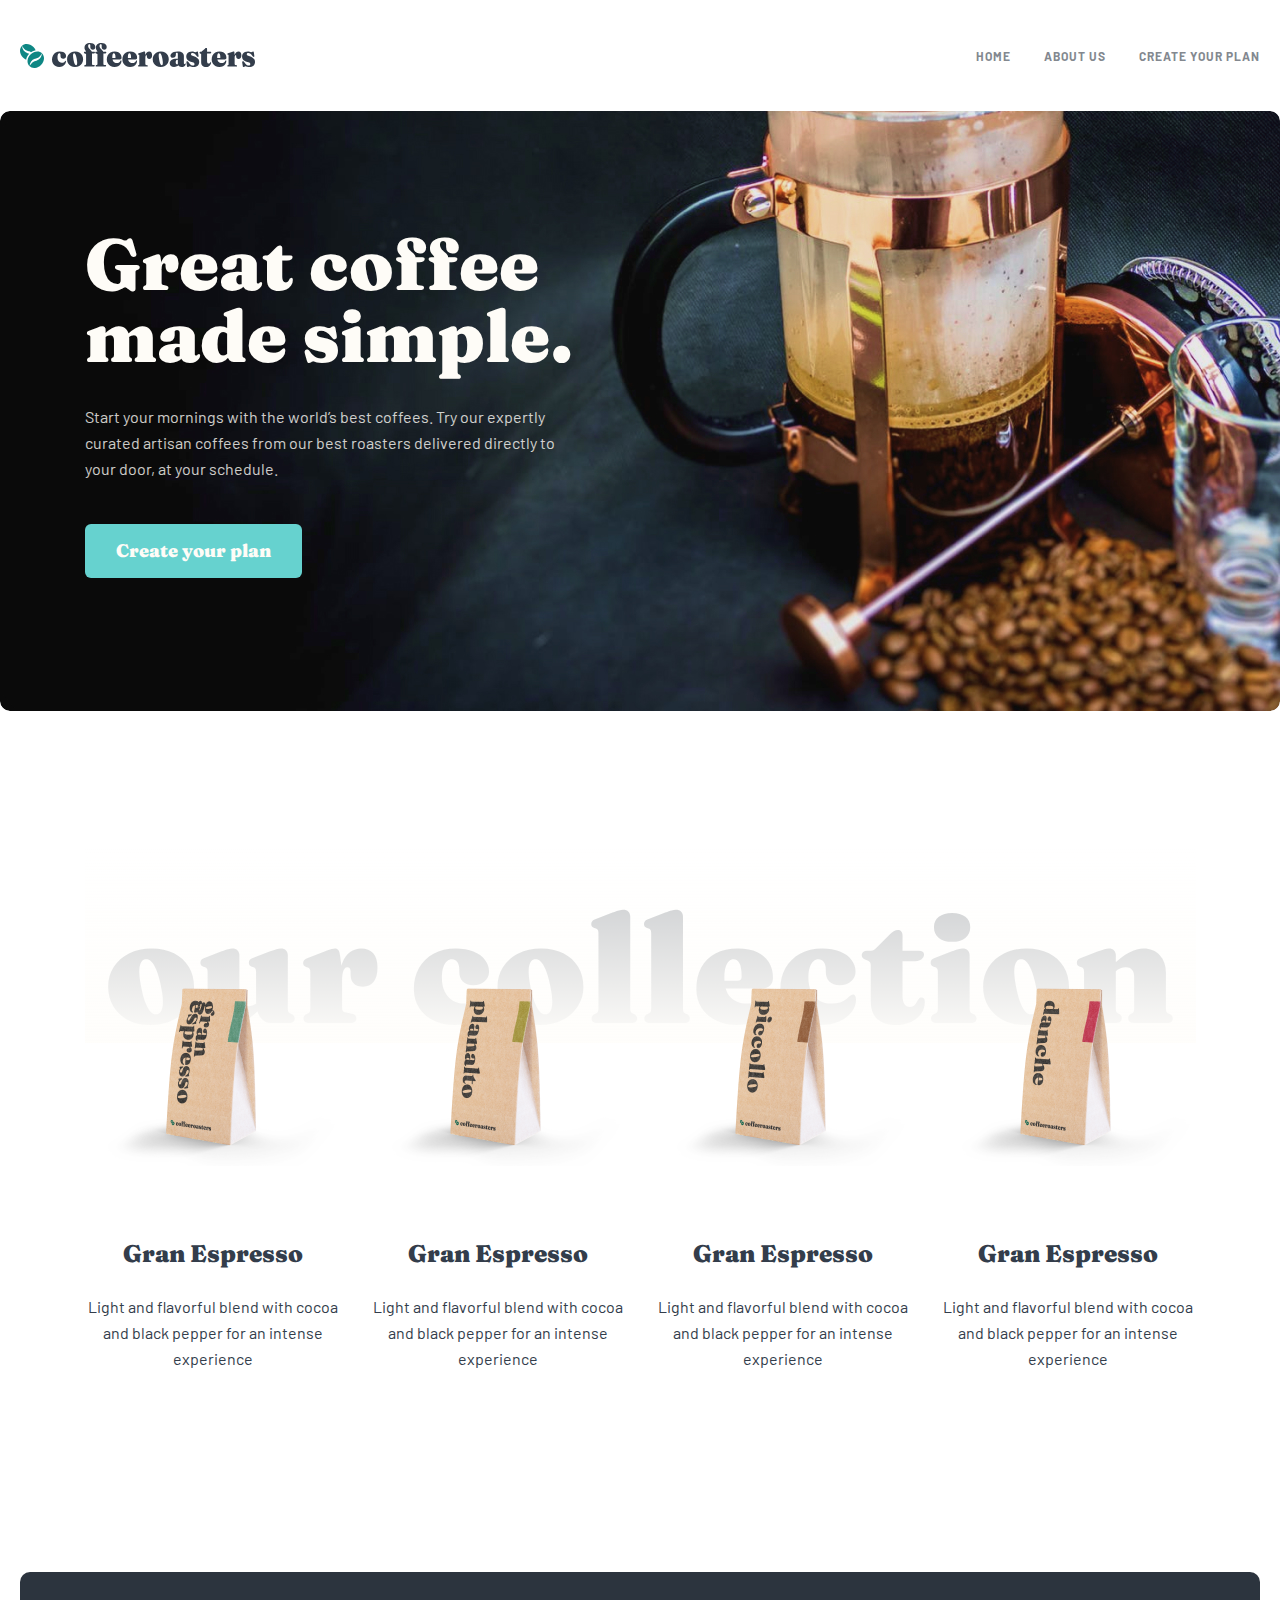
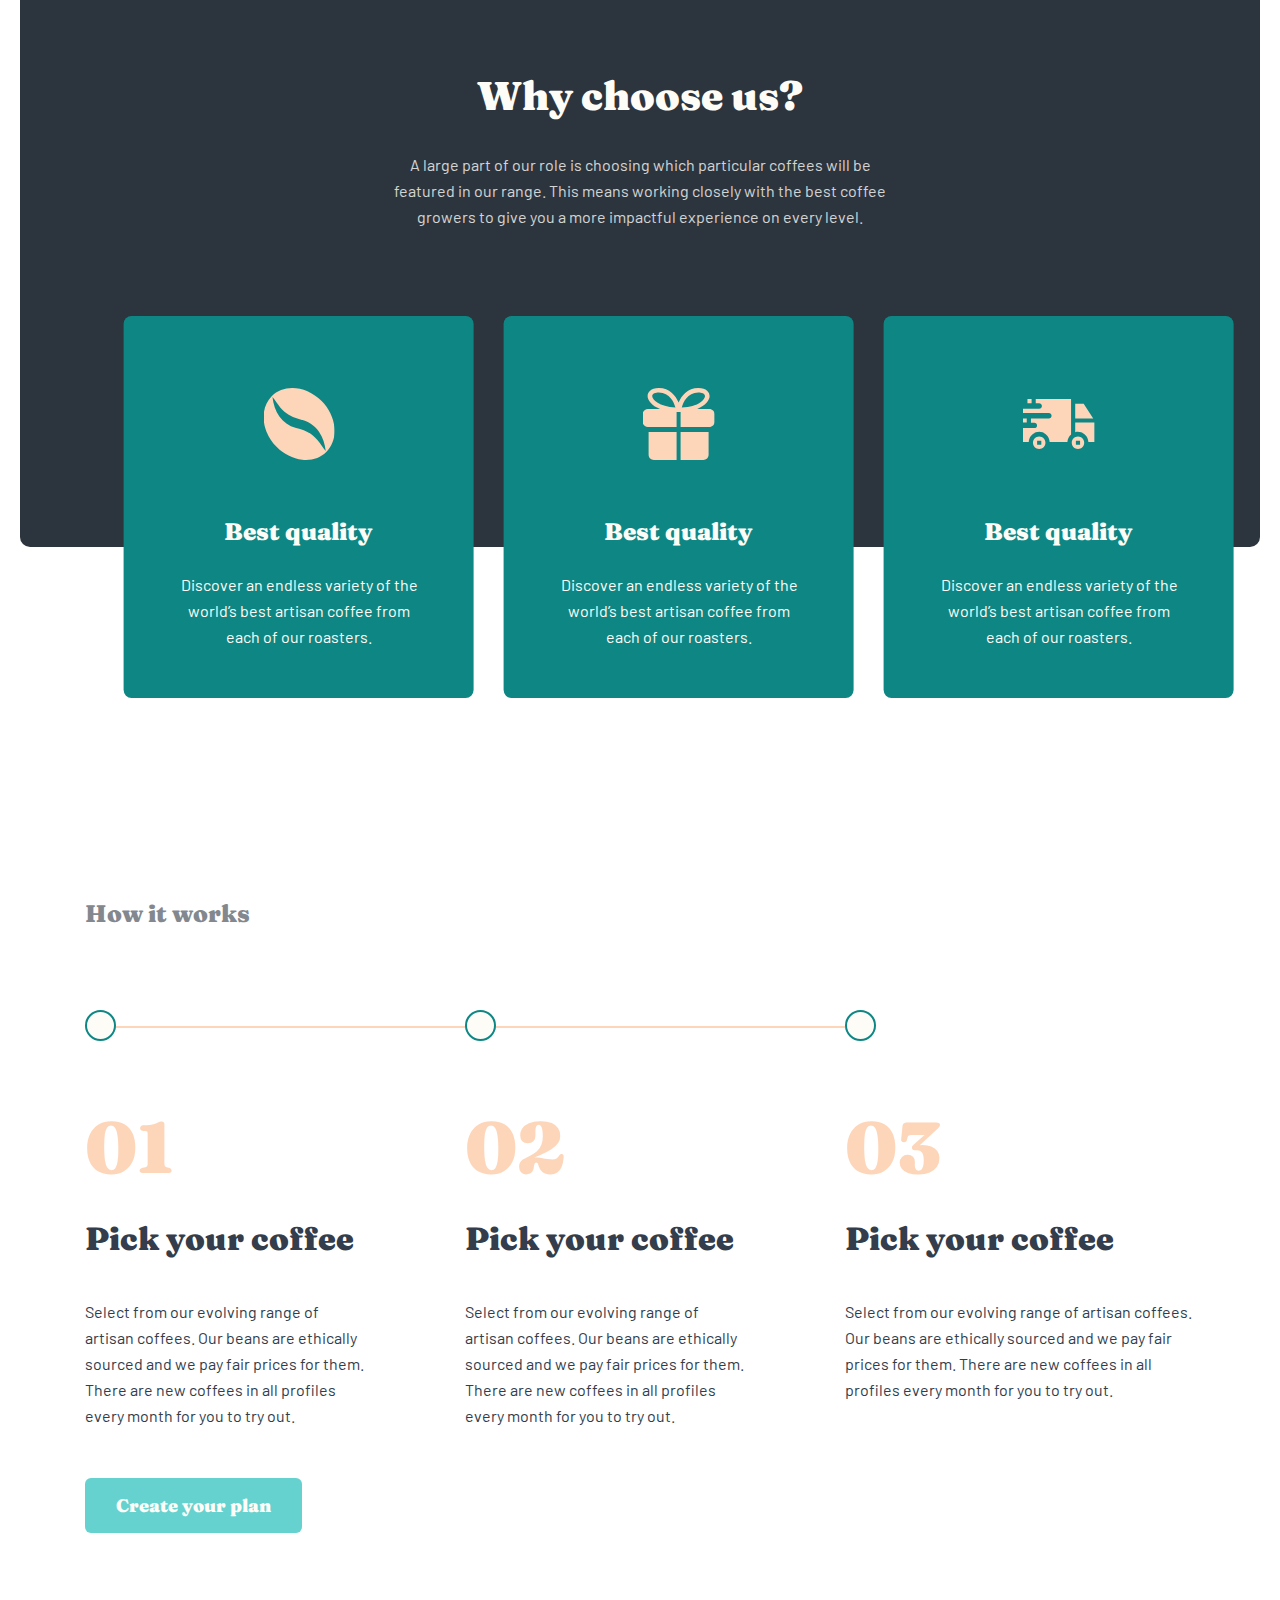
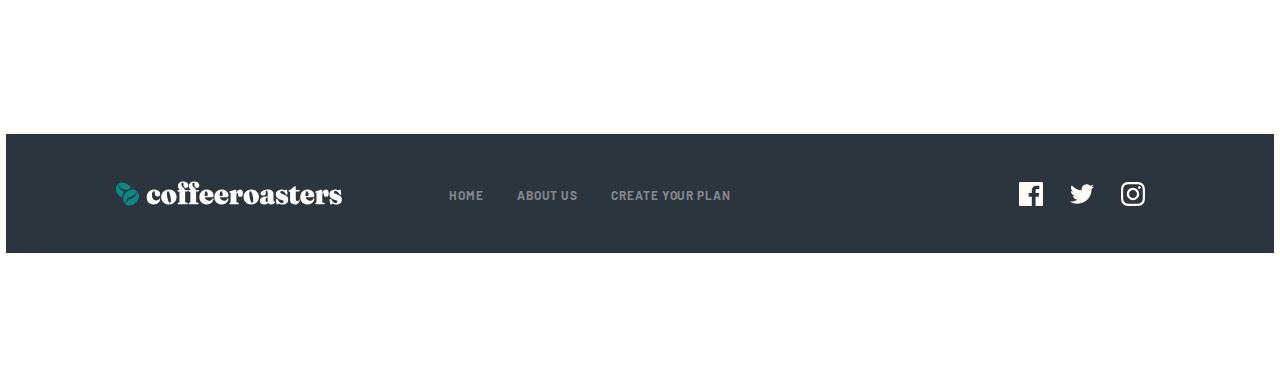
<file: index.html>
<!DOCTYPE html>
<html lang="en">
<head>
	<meta charset="UTF-8">
	<meta http-equiv="X-UA-Compatible" content="IE=edge">
	<meta name="viewport" content="width=device-width, initial-scale=1.0">
	<link rel="stylesheet" href="./css/main.css">
	<title>Home</title>
</head>
<body>
	<header class="header">
		<div class="container header__inner-wrapper">
			<div class="header__container">
				<a class="header__link" href="index.html">
					<img class="header__logo" src="./images/logo.svg" alt="logo" width="235" height="25">
				</a>
				
				<nav class="header__nav">
					<ul class="header__list">
						<li class="header__item header__item-current">
							<a class="header__item-link" href="#">
								Home
							</a>
						</li>
						<li class="header__item">
							<a class="header__item-link" href="./About.html">
								About us
							</a>
						</li>
						<li class="header__item">
							<a class="header__item-link" href="./subscribe.html">
								Create your plan
							</a>
						</li>
					</ul>
				</nav>

				<button class="header__button">
					<img class="header__btn-img" src="./images/burger-menu.svg" alt="menu" width="16" height="15">

					<img class="header__btn-img-cross" src="./images/burger-menu-cross.svg" alt="menu" width="16" height="15">
				</button>
			</div>
		</div>
	</header>
	
	<main>
		<section class="cbanner"> 
			<div class="cbanner__container container">
				<div class="cbanner__wrapper">
					<div class="cbanner__inner-wrapper">
						<h2 class="cbanner__heading">Great coffee made simple.</h2>
						<p class="cbanner__text">Start your mornings with the world’s best coffees. Try our expertly curated artisan coffees from our best roasters delivered directly to your door, at your schedule.</p>
						<a class="cbanner__button" href="#">Create your plan</a>
					</div>
				</div>
			</div>
		</section>
		<section class="collection">
			<div class="collection__container container">
				<div class="collection__inner-wrapper">
					<ul class="collection__list">
						<li class="collection__item">
							<img class="collection__item-img" src="./images/collection1.png" alt="coffee" width="256" height="193">
							<div class="collection__item-wrapper">
								<h2 class="collection__item-heading">
									Gran Espresso
								</h2>
								<p class="collection__item-text">
									Light and flavorful blend with cocoa and black pepper for an intense experience
								</p>
							</div>
						</li>
						<li class="collection__item">
							<img class="collection__item-img" src="./images/collection2.png" alt="coffee" width="256" height="193">
							<div class="collection__item-wrapper">
								<h2 class="collection__item-heading">
									Gran Espresso
								</h2>
								<p class="collection__item-text">
									Light and flavorful blend with cocoa and black pepper for an intense experience
								</p>
							</div>
						</li>
						<li class="collection__item">
							<img class="collection__item-img" src="./images/collection3.png" alt="coffee" width="256" height="193">
							<div class="collection__item-wrapper">
								<h2 class="collection__item-heading">
									Gran Espresso
								</h2>
								<p class="collection__item-text">
									Light and flavorful blend with cocoa and black pepper for an intense experience
								</p>
							</div>
						</li>
						<li class="collection__item">
							<img class="collection__item-img" src="./images/collection4.png" alt="coffee" width="256" height="193">
							<div class="collection__item-wrapper">
								<h2 class="collection__item-heading">
									Gran Espresso
								</h2>
								<p class="collection__item-text">
									Light and flavorful blend with cocoa and black pepper for an intense experience
								</p>
							</div>
						</li>
					</ul>
				</div>
			</div>
		</section>   
		<section class="choose">
			<div class="choose__container container">
				<div class="choose__inner-wrapper">
					<div class="choose__top">
						<div class="choose__top-inner-wrapper">
							<h2 class="choose__top-heading">
								Why choose us?
							</h2>
							<p class="choose__top-text">
								A large part of our role is choosing which particular coffees will be featured in our range. This means working closely with the best coffee growers to give you a more impactful experience on every level.
							</p>
						</div>
					</div>
					<div class="choose__bottom">
						<ul class="choose__bottom-list">
							<li class="choose__item">
								<div class="choose__item-wrapper">
									<h2 class="choose__item-heading">
										Best quality
									</h2>
									<p class="choose__item-text">
										Discover an endless variety of the world’s best artisan coffee from each of our roasters.
									</p>
								</div>
							</li>
							<li class="choose__item">
								<div class="choose__item-wrapper">
									<h2 class="choose__item-heading">
										Best quality
									</h2>
									<p class="choose__item-text">
										Discover an endless variety of the world’s best artisan coffee from each of our roasters.
									</p>
								</div>
							</li>
							<li class="choose__item">
								<div class="choose__item-wrapper">
									<h2 class="choose__item-heading">
										Best quality
									</h2>
									<p class="choose__item-text">
										Discover an endless variety of the world’s best artisan coffee from each of our roasters.
									</p>
								</div>
							</li>
						</ul>
					</div>
				</div>
			</div>
		</section> 
		<section class="works"> 
			<div class="works__container container">
				<div class="works__inner-wrapper">
					<h2 class="works__heading">How it works</h2>
					<div class="works__list-wrapper">
						<ol class="works__list">
							<li class="works__list-item">
								<span class="works__circle"></span>
								<p class="works__number">01</p>
								<h2 class="works__list-heading">Pick your coffee</h2>
								<p class="works__text">
									Select from our evolving range of artisan coffees. Our beans are ethically sourced and we pay fair prices for them. There are new coffees in all profiles every month for you to try out.
								</p>
							</li>
							<li class="works__list-item">
								<span class="works__circle"></span>
								<p class="works__number">02</p>
								<h2 class="works__list-heading">Pick your coffee</h2>
								<p class="works__text">
									Select from our evolving range of artisan coffees. Our beans are ethically sourced and we pay fair prices for them. There are new coffees in all profiles every month for you to try out.
								</p>
							</li>
							<li class="works__list-item">
								<span class="works__circle1"></span>
								<p class="works__number">03</p>
								<h2 class="works__list-heading">Pick your coffee</h2>
								<p class="works__text">
									Select from our evolving range of artisan coffees. Our beans are ethically sourced and we pay fair prices for them. There are new coffees in all profiles every month for you to try out.
								</p>
							</li>
						</ol>
						<a class="works__button" href="#">Create your plan</a>
					</div>
				</div>
			</div>
		</section>     
	</main>
	
	<footer class="footer">
		<div class="footer__container container">
			<div class="footer__inner-wrapper">
				<a class="footer__logo" href="#">
					<img src="./images/logo2.svg" alt="logo" width="235" height="25">
				</a>
				<nav class="footer__navbar">
					<ul class="footer__list">
						<li class="footer__item">
							<a class="footer__item-link" href="#">
								HOME
							</a>
						</li>
						<li class="footer__item">
							<a class="footer__item-link" href="./about.html">
								ABOUT US
							</a>
						</li>
						<li class="footer__item">
							<a class="footer__item-link" href="./subscribe.html">
								Create your plan
							</a>
						</li>
					</ul>
				</nav>
				<div class="footer__icon-wrapper">
					<a class="footer__icon-link" href="#">
						<img src="./images/face.svg" alt="face" width="24" height="24">
					</a>
					<a class="footer__icon-link" href="#">
						<img src="./images/twitter.svg" alt="twitter" width="24" height="24">
					</a>	
					<a class="footer__icon-link" href="#">
						<img src="./images/inst.svg" alt="instagram" width="24" height="24">
					</a>	
				</div>
			</div>
		</div>
	</footer>
	
	<script src="./js/main.js"></script>
</body>
</html>
</file>
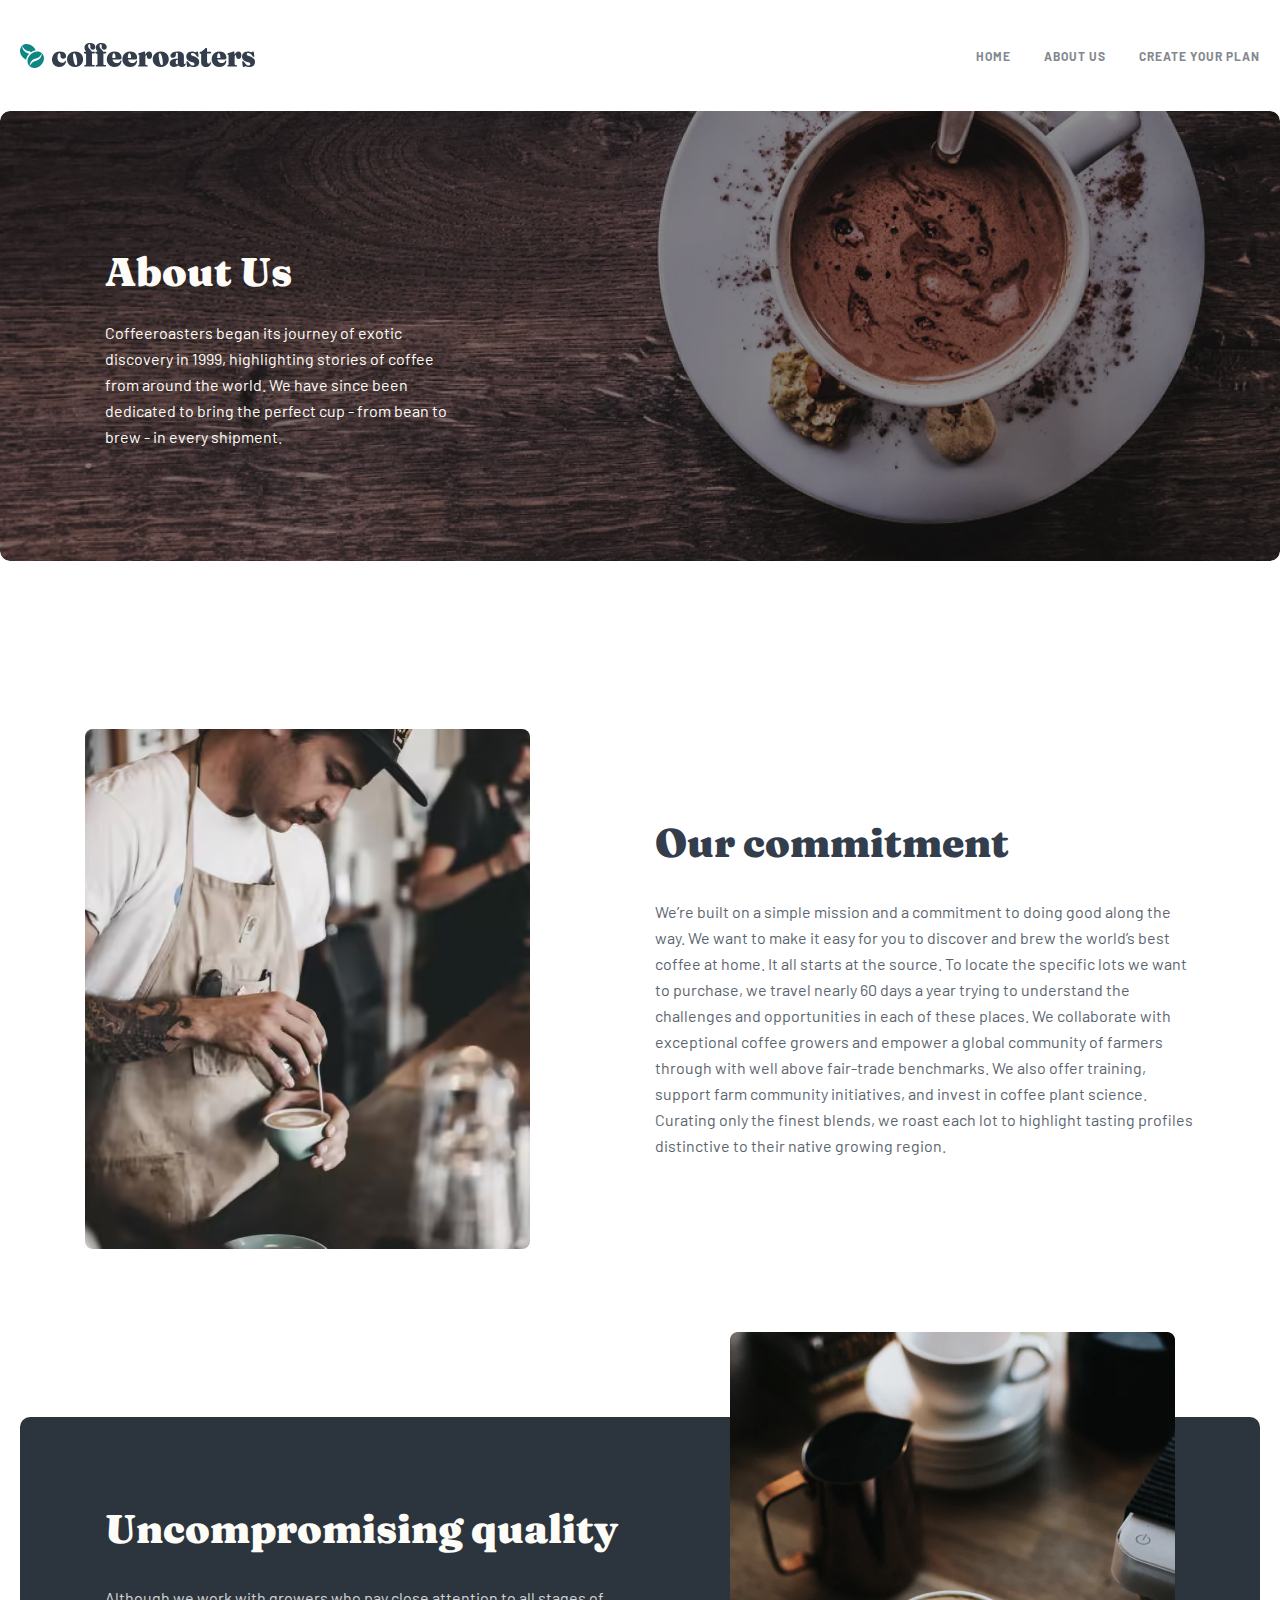
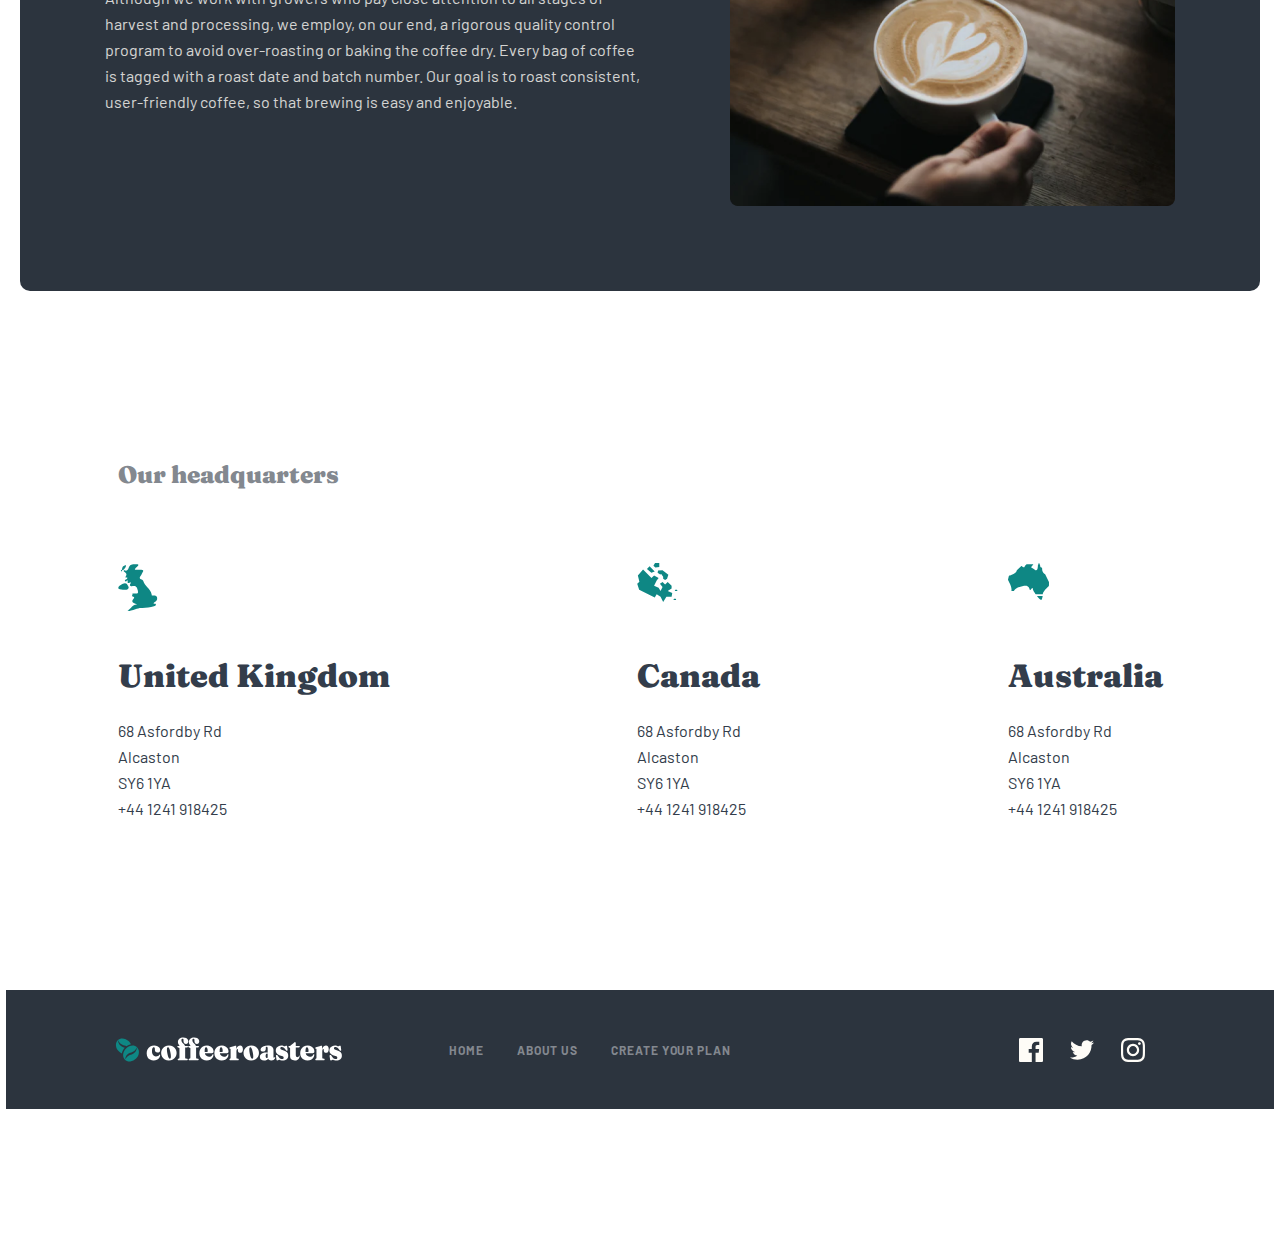
<file: About.html>
<!DOCTYPE html>
<html lang="en">
<head>
    <meta charset="UTF-8">
    <meta http-equiv="X-UA-Compatible" content="IE=edge">
    <meta name="viewport" content="width=device-width, initial-scale=1.0">
    <link rel="stylesheet" href="./css/main.css">
    <title>About</title>
</head>
<body>
    <header class="header">
		<div class="container header__inner-wrapper">
			<div class="header__container">
				<a class="header__link" href="index.html">
					<img class="header__logo" src="./images/logo.svg" alt="logo" width="235" height="25">
				</a>
				
				<nav class="header__nav">
					<ul class="header__list">
						<li class="header__item header__item-current">
							<a class="header__item-link" href="./index.html">
								Home
							</a>
						</li>
						<li class="header__item">
							<a class="header__item-link" href="#">
								About us
							</a>
						</li>
						<li class="header__item">
							<a class="header__item-link" href="./subscribe.html">
								Create your plan
							</a>
						</li>
					</ul>
				</nav>

				<button class="header__button">
					<img class="header__btn-img" src="./images/burger-menu.svg" alt="menu" width="16" height="15">

					<img class="header__btn-img-cross" src="./images/burger-menu-cross.svg" alt="menu" width="16" height="15">
				</button>
			</div>
		</div>
	</header>
    <main class="main">
        <section class="about">
            <div class="about__container container">
                <div class="about__inner-wrapper">
                    <h2 class="about__heading">
                        About Us
                    </h2>
                    <p class="about__text">
                        Coffeeroasters began its journey of exotic discovery in 1999, highlighting stories of coffee from around the world. We have since been dedicated to bring the perfect cup - from bean to brew - in every shipment.
                    </p>
                </div>
            </div>
        </section>
        <section class="commitment">
            <div class="commitment__container container">
                <div class="commitment__left">
                    <picture>
                        <!-- avif -->

                        <source
                        type="image/avif"
                        srcset="./images/Brat.avif 1x, ./images/Brat@2x.avif 2x"
                        >
                    
                    
                        <!-- WebP -->
                        <source
                        type="image/webp"
                        srcset="./images/Brat.webp 1x, ./images/Brat@2x.webp 2x"
                        >
                    
                        <!-- PNG -->
                        <source 
                        srcset="./images/Brat.png 1x, ./images/Brat@2x.png 2x"
                        >

                        <img  class="commitment__left-img" src="./images/Brat.png" alt="" srcset="./images/Brat.png 1x, ./images/Brat@2.png">
                    </picture>
                </div>
                <div class="commitment__right">
                    <h2 class="commitment__right-heading">
                        Our commitment
                    </h2>
                    <p class="commitment__right-text">
                        We’re built on a simple mission and a commitment to doing good along the way. We want to make it easy for you to discover and brew the world’s best coffee at home. It all starts at the source. To locate the specific lots we want to purchase, we travel nearly 60 days a year trying to understand the challenges and opportunities in each of these places. We collaborate with exceptional coffee growers and empower a global community of farmers through with well above fair-trade benchmarks. We also offer training, support farm community initiatives, and invest in coffee plant science. Curating only the finest blends, we roast each lot to highlight tasting profiles distinctive to their native growing region.
                    </p>
                </div>
            </div>
        </section>
        <section class="quality">
            <div class="quality__container container">
                <div class="quality__inner-wrapper">
                    <h2 class="quality__heading">
                        Uncompromising quality
                    </h2>
                    <p class="quality__text">
                        Although we work with growers who pay close attention to all stages of harvest and processing, we employ, on our end, a rigorous quality control program to avoid over-roasting or baking the coffee dry. Every bag of coffee is tagged with a roast date and batch number. Our goal is to roast consistent, user-friendly coffee, so that brewing is easy and enjoyable.
                    </p>
                    <div class="quality-background"></div>
                </div>
            </div>
        </section>
        <section class="headquarters"> 
            <div class="headquarters__container container">
                <h2 class="headquarters__heading">Our headquarters</h2>
                <ul class="headquarters__list">
                    <li class="headquarters__item">
                        <h3 class="headquarters__item-heading-uk">United Kingdom</h3>
                        <ul class="headquarters__item-list">
                            <li class="headquarters__list-item">68  Asfordby Rd</li>
                            <li class="headquarters__list-item">Alcaston</li>
                            <li class="headquarters__list-item">SY6 1YA</li>
                            <li class="headquarters__list-item">+44 1241 918425</li>
                        </ul>
                    </li>
                    <li class="headquarters__item">
                        <h3 class="headquarters__item-heading-canada">Canada</h3>
                        <ul class="headquarters__item-list">
                            <li class="headquarters__list-item">68  Asfordby Rd</li>
                            <li class="headquarters__list-item">Alcaston</li>
                            <li class="headquarters__list-item">SY6 1YA</li>
                            <li class="headquarters__list-item">+44 1241 918425</li>
                        </ul>
                    </li>
                    <li class="headquarters__item">
                        <h3 class="headquarters__item-heading-aus">Australia</h3>
                        <ul class="headquarters__item-list">
                            <li class="headquarters__list-item">68  Asfordby Rd</li>
                            <li class="headquarters__list-item">Alcaston</li>
                            <li class="headquarters__list-item">SY6 1YA</li>
                            <li class="headquarters__list-item">+44 1241 918425</li>
                        </ul>
                    </li>
                </ul>
            </div>
        </section>
    </main>
	<footer class="footer">
		<div class="footer__container container">
			<div class="footer__inner-wrapper">
				<a class="footer__logo" href="#">
					<img src="./images/logo2.svg" alt="logo" width="235" height="25">
				</a>
				<nav class="footer__navbar">
					<ul class="footer__list">
						<li class="footer__item">
							<a class="footer__item-link" href="./index.html">
								HOME
							</a>
						</li>
						<li class="footer__item">
							<a class="footer__item-link" href="./about.html">
								ABOUT US
							</a>
						</li>
						<li class="footer__item">
							<a class="footer__item-link" href="./subscribe.html">
								Create your plan
							</a>
						</li>
					</ul>
				</nav>
				<div class="footer__icon-wrapper">
					<a class="footer__icon-link" href="#">
						<img src="./images/face.svg" alt="face" width="24" height="24">
					</a>
					<a class="footer__icon-link" href="#">
						<img src="./images/twitter.svg" alt="twitter" width="24" height="24">
					</a>	
					<a class="footer__icon-link" href="#">
						<img src="./images/inst.svg" alt="instagram" width="24" height="24">
					</a>	
				</div>
			</div>
		</div>
	</footer>
	<script src="./js/main.js"></script>
</body>
</html>
</file>
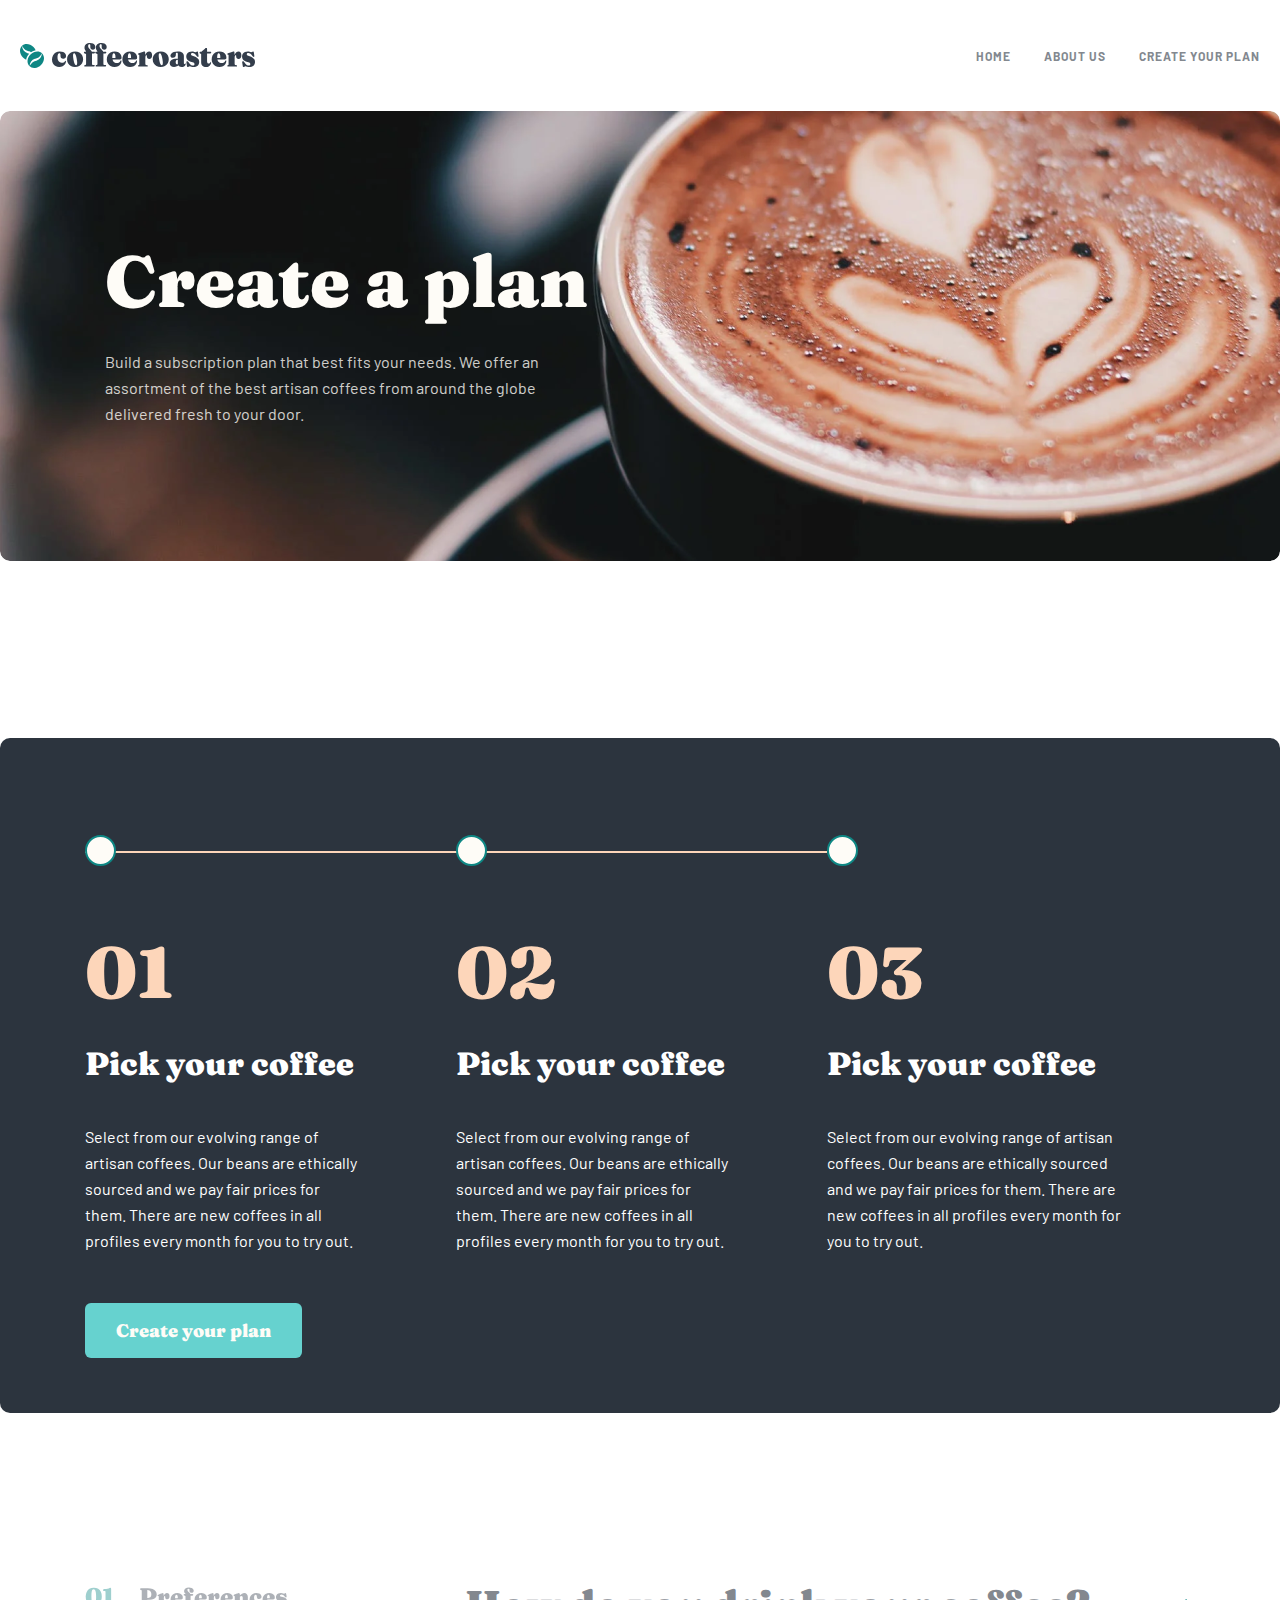
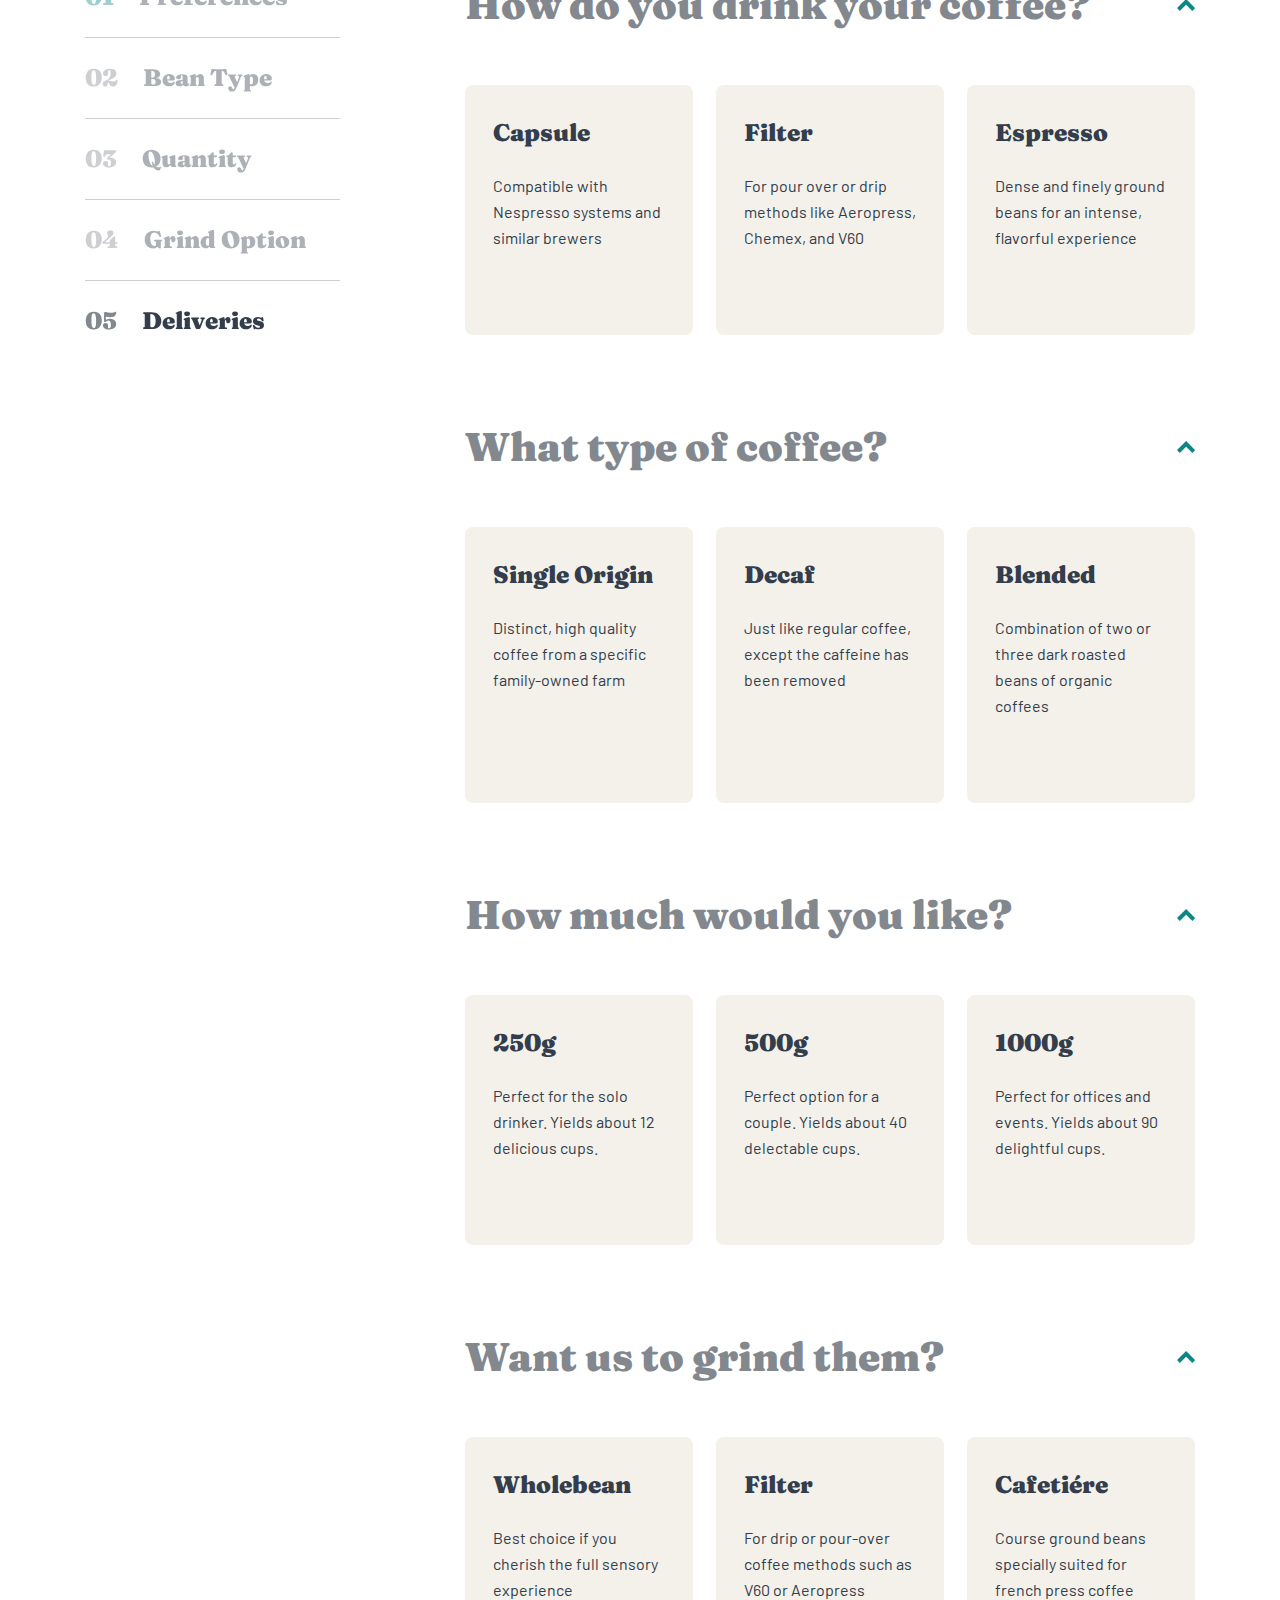
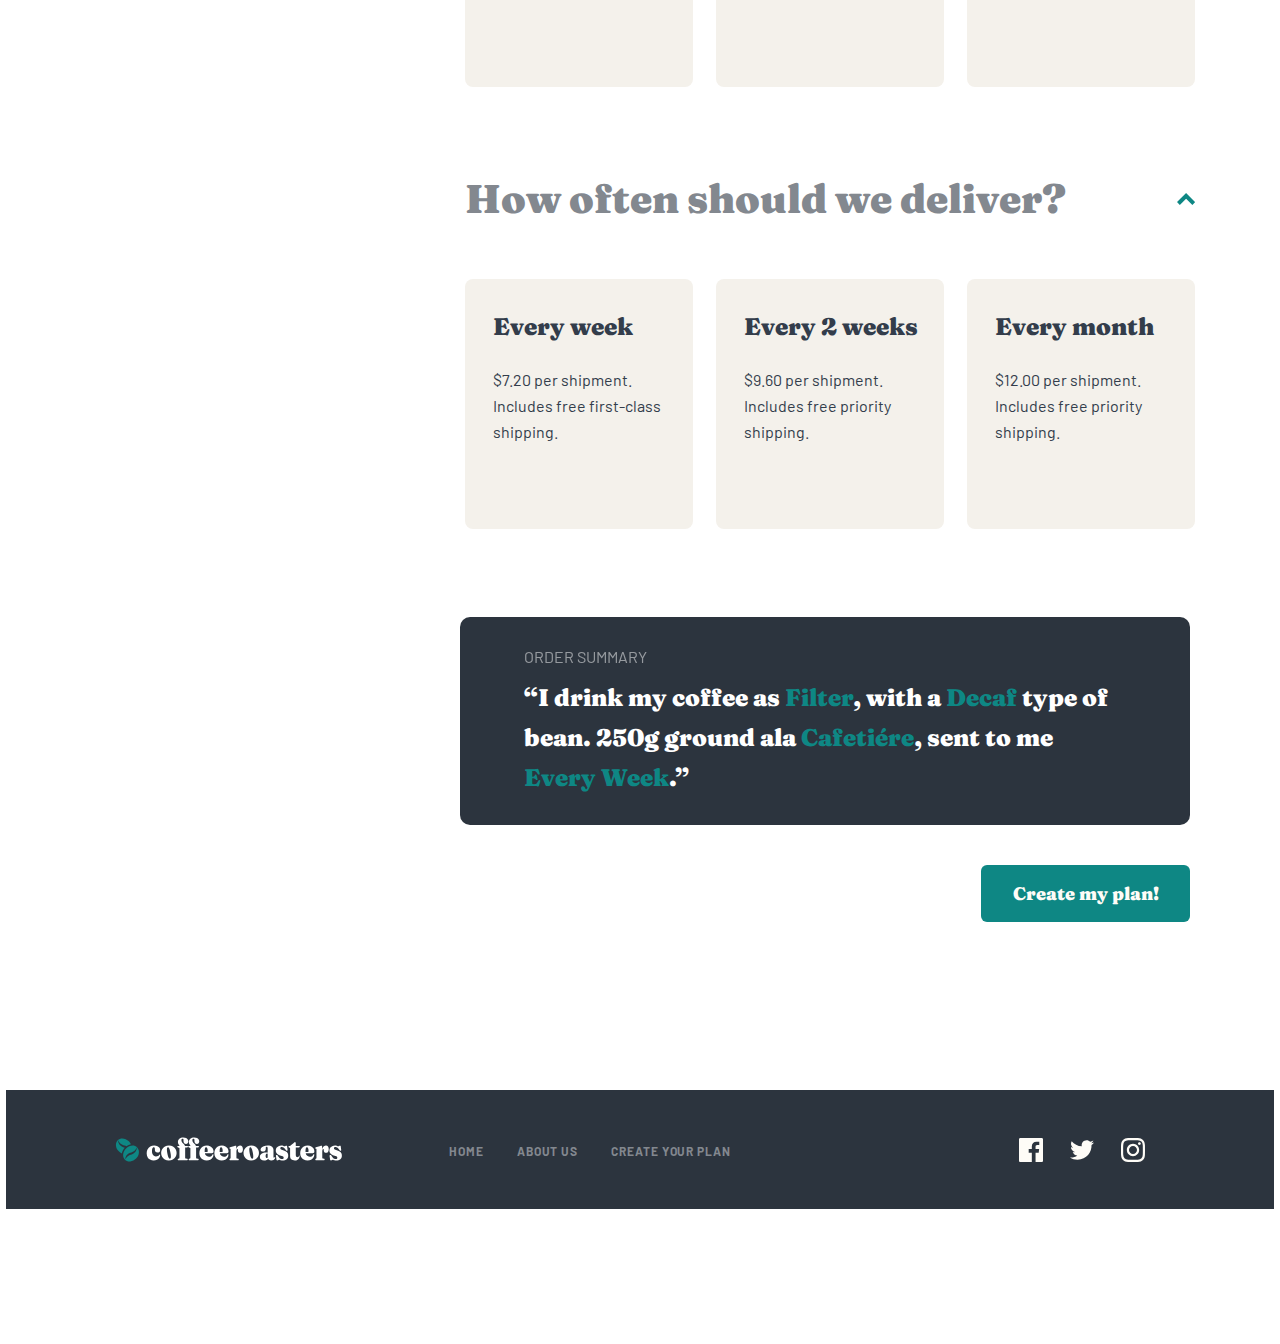
<file: subscribe.html>
<!DOCTYPE html>
<html lang="en">
<head>
    <meta charset="UTF-8">
    <meta http-equiv="X-UA-Compatible" content="IE=edge">
    <meta name="viewport" content="width=device-width, initial-scale=1.0">
    <link rel="stylesheet" href="./css/main.css">
    <title>Subscribe</title>
</head>
<body>
    <header class="header">
		<div class="container header__inner-wrapper">
			<div class="header__container">
				<a class="header__link" href="index.html">
					<img class="header__logo" src="./images/logo.svg" alt="logo" width="235" height="25">
				</a>
				
				<nav class="header__nav">
					<ul class="header__list">
						<li class="header__item header__item-current">
							<a class="header__item-link" href="./index.html">
								Home
							</a>
						</li>
						<li class="header__item">
							<a class="header__item-link" href="./About.html">
								About us
							</a>
						</li>
						<li class="header__item">
							<a class="header__item-link" href="#">
								Create your plan
							</a>
						</li>
					</ul>
				</nav>

				<button class="header__button">
					<img class="header__btn-img" src="./images/burger-menu.svg" alt="menu" width="16" height="15">

					<img class="header__btn-img-cross" src="./images/burger-menu-cross.svg" alt="menu" width="16" height="15">
				</button>
			</div>
		</div>
	</header>
	<main class="main">
		<section class="create">
			<div class="create__container container">
				<div class="create__inner-wrapper">
					<h2 class="create__heading">
						Create a plan
					</h2>
					<p class="create__text">
						Build a subscription plan that best fits your needs. We offer an assortment of the best artisan coffees from around the globe delivered fresh to your door.
					</p>
				</div>
			</div>
		</section>
		<section class="step"> 
			<div class="step__container container">
				<div class="step__inner-wrapper">
					<div class="step__list-wrapper">
						<ol class="step__list">
							<li class="step__list-item">
								<span class="step__circle"></span>
								<p class="step__number">01</p>
								<h2 class="step__list-heading">Pick your coffee</h2>
								<p class="step__text">
									Select from our evolving range of artisan coffees. Our beans are ethically sourced and we pay fair prices for them. There are new coffees in all profiles every month for you to try out.
								</p>
							</li>
							<li class="step__list-item">
								<span class="step__circle"></span>
								<p class="step__number">02</p>
								<h2 class="step__list-heading">Pick your coffee</h2>
								<p class="step__text">
									Select from our evolving range of artisan coffees. Our beans are ethically sourced and we pay fair prices for them. There are new coffees in all profiles every month for you to try out.
								</p>
							</li>
							<li class="step__list-item">
								<span class="step__circle1"></span>
								<p class="step__number">03</p>
								<h2 class="step__list-heading">Pick your coffee</h2>
								<p class="step__text">
									Select from our evolving range of artisan coffees. Our beans are ethically sourced and we pay fair prices for them. There are new coffees in all profiles every month for you to try out.
								</p>
							</li>
						</ol>
						<a class="step__button" href="#">Create your plan</a>
					</div>
				</div>
			</div>
		</section>  
		<section class="drink">
			<div class="drink__container container">
				<div class="drink__inner-container">
					<div class="drink__container-left">
						<ul class="drink__list-left">
							<li class="drink__item-left">
								<a class="drink__link-left" href="#">
									<span class="drink__item-number drink__number--active">01</span>Preferences
								</a>
							</li>
							<li class="drink__item-left">
								<a class="drink__link-left" href="#">
									<span class="drink__item-number">02</span>Bean Type
								</a>
							</li>
							<li class="drink__item-left">
								<a class="drink__link-left" href="#">
									<span class="drink__item-number">03</span>Quantity
								</a>
							</li>
							<li class="drink__item-left">
								<a class="drink__link-left" href="#">
									<span class="drink__item-number">04</span>Grind Option
								</a>
							</li>
							<li class="drink__item-left drink__item--active">
								<a class="drink__link-left" href="#">
									<span class="drink__item-number">05</span>Deliveries
								</a>
							</li>
						</ul>
					</div>
					<div class="drink__container-right">
						<form class="drink__form" action="https://echo.htmlacademy.ru/courses" method="POST">
							<ul class="drink__right-list">
								<li class="drink__right-item">
									<div class="drink__right-heading-wrapper">
										<h2 class="drink__right-heading">
											How do you drink your coffee?
										</h2>
										<button class="drink__list-arrow" type="button"></button>
									</div>
									<div class="drink__item-form">
										<label class="drink__form-item">
											<input class="drink__input" type="radio" name="drink">
											<span class="drink__form-item-wrapper">
												<span class="drink__form-item-heading">
													Capsule
												</span>
												<span class="drink__form-item-text">
													Compatible with Nespresso systems and similar brewers
												</span>
											</span>
										</label>
										<label class="drink__form-item">
											<input class="drink__input" type="radio" name="drink">
											<span class="drink__form-item-wrapper">
												<span class="drink__form-item-heading">
													Filter
												</span>
												<span class="drink__form-item-text">
													For pour over or drip methods like Aeropress, Chemex, and V60
												</span>
											</span>
										</label>
										<label class="drink__form-item">
											<input class="drink__input" type="radio" name="drink">
											<span class="drink__form-item-wrapper">
												<span class="drink__form-item-heading">
													Espresso
												</span>
												<span class="drink__form-item-text">
													Dense and finely ground beans for an intense, flavorful experience
												</span>
											</span>
										</label>
									</div>
								</li>
								<li class="drink__right-item">
									<div class="drink__right-heading-wrapper">
										<h2 class="drink__right-heading">
											What type of coffee?
										</h2>
										<button class="drink__list-arrow" type="button"></button>
									</div>
									<div class="drink__item-form">
										<label class="drink__form-item">
											<input class="drink__input" type="radio" name="type">
											<span class="drink__form-item-wrapper">
												<span class="drink__form-item-heading">
													Single Origin
												</span>
												<span class="drink__form-item-text">
													Distinct, high quality coffee from a specific family-owned farm
												</span>
											</span>
										</label>
										<label class="drink__form-item">
											<input class="drink__input" type="radio" name="type">
											<span class="drink__form-item-wrapper">
												<span class="drink__form-item-heading">
													Decaf
												</span>
												<span class="drink__form-item-text">
													Just like regular coffee, except the caffeine has been removed
												</span>
											</span>
										</label>
										<label class="drink__form-item">
											<input class="drink__input" type="radio" name="type">
											<span class="drink__form-item-wrapper">
												<span class="drink__form-item-heading">
													Blended
												</span>
												<span class="drink__form-item-text">
													Combination of two or three dark roasted beans of organic coffees
												</span>
											</span>
										</label>
									</div>
								</li>
								<li class="drink__right-item">
									<div class="drink__right-heading-wrapper">
										<h2 class="drink__right-heading">
											How much would you like?
										</h2>
										<button class="drink__list-arrow" type="button"></button>
									</div>
									<div class="drink__item-form">
										<label class="drink__form-item">
											<input class="drink__input" type="radio" name="much">
											<span class="drink__form-item-wrapper">
												<span class="drink__form-item-heading">
													250g
												</span>
												<span class="drink__form-item-text">
													Perfect for the solo drinker. Yields about 12 delicious cups.
												</span>
											</span>
										</label>
										<label class="drink__form-item">
											<input class="drink__input" type="radio" name="much">
											<span class="drink__form-item-wrapper">
												<span class="drink__form-item-heading">
													500g
												</span>
												<span class="drink__form-item-text">
													Perfect option for a couple. Yields about 40 delectable cups.
												</span>
											</span>
										</label>
										<label class="drink__form-item">
											<input class="drink__input" type="radio" name="much">
											<span class="drink__form-item-wrapper">
												<span class="drink__form-item-heading">
													1000g
												</span>
												<span class="drink__form-item-text">
													Perfect for offices and events. Yields about 90 delightful cups.
												</span>
											</span>
										</label>
									</div>
								</li>
								<li class="drink__right-item">
									<div class="drink__right-heading-wrapper">
										<h2 class="drink__right-heading">
											Want us to grind them?
										</h2>
										<button class="drink__list-arrow" type="button"></button>
									</div>
									<div class="drink__item-form">
										<label class="drink__form-item">
											<input class="drink__input" type="radio" name="grind">
											<span class="drink__form-item-wrapper">
												<span class="drink__form-item-heading">
													Wholebean
												</span>
												<span class="drink__form-item-text">
													Best choice if you cherish the full sensory experience
												</span>
											</span>
										</label>
										<label class="drink__form-item">
											<input class="drink__input" type="radio" name="grind">
											<span class="drink__form-item-wrapper">
												<span class="drink__form-item-heading">
													Filter
												</span>
												<span class="drink__form-item-text">
													For drip or pour-over coffee methods such as V60 or Aeropress
												</span>
											</span>
										</label>
										<label class="drink__form-item">
											<input class="drink__input" type="radio" name="grind">
											<span class="drink__form-item-wrapper">
												<span class="drink__form-item-heading">
													Cafetiére
												</span>
												<span class="drink__form-item-text">
													Course ground beans specially suited for french press coffee
												</span>
											</span>
										</label>
									</div>
								</li>
								<li class="drink__right-item">
									<div class="drink__right-heading-wrapper">
										<h2 class="drink__right-heading">
											How often should we deliver?
										</h2>
										<button class="drink__list-arrow" type="button"></button>
									</div>
									<div class="drink__item-form">
										<label class="drink__form-item">
											<input class="drink__input" type="radio" name="deliver">
											<span class="drink__form-item-wrapper">
												<span class="drink__form-item-heading">
													Every week
												</span>
												<span class="drink__form-item-text">
													$7.20 per shipment. Includes free first-class shipping.
												</span>
											</span>
										</label>
										<label class="drink__form-item">
											<input class="drink__input" type="radio" name="deliver">
											<span class="drink__form-item-wrapper">
												<span class="drink__form-item-heading">
													Every 2 weeks
												</span>
												<span class="drink__form-item-text">
													$9.60 per shipment. Includes free priority shipping.
												</span>
											</span>
										</label>
										<label class="drink__form-item">
											<input class="drink__input" type="radio" name="deliver">
											<span class="drink__form-item-wrapper">
												<span class="drink__form-item-heading">
													Every month
												</span>
												<span class="drink__form-item-text">
													$12.00 per shipment. Includes free priority shipping.
												</span>
											</span>
										</label>
									</div>
								</li>
							</ul>
						</form>
					</div>
				</div>
			</div>
		</section>
		<section class="summary">
			<div class="summary__container container">
				<div class="summary__inner-wrapper">
					<h2 class="summary__heading">Order Summary</h2>
					<p class="summary__text">
						“I drink my coffee as <span class="summary__color">Filter</span>, with a <span class="summary__color">Decaf</span> type of bean. 250g ground ala <span class="summary__color">Cafetiére</span>, sent to me <span class="summary__color">Every Week</span>.”
					</p>
				</div>
				<button class="summary__button">Create my plan!</button>
			</div>
			<div class="summary__modal">
				<div class="summary__modal-container">
					<div class="summary__top">
					<h3 class="summary__modal-heading">Order Summary</h3>
					</div>
					<div class="summary__bottom">
					<p class="summary__modal-text">
						“I drink my coffee as Filter, with a Decaf type of bean. 250g ground ala Cafetiére, sent to me Every Week.”
					</p>
					<p class="summary__modal-desc">
						Is this correct? You can proceed to checkout or go back to plan selection if something is off. Subscription discount codes can also be redeemed at the checkout. 
					</p>
					<div class="modal__bottom">
					<p class="summary__modal-price">
						$14.00 / mo 
					</p>
					<button class="modal__button">Checkout <span class="modal__button-text">- $14.00 / mo</span></button>
					</div>
					</div>
				</div>
			</div>
		</section>
	</main>
	<footer class="footer">
		<div class="footer__container container">
			<div class="footer__inner-wrapper">
				<a class="footer__logo" href="#">
					<img src="./images/logo2.svg" alt="logo" width="235" height="25">
				</a>
				<nav class="footer__navbar">
					<ul class="footer__list">
						<li class="footer__item">
							<a class="footer__item-link" href="./index.html">
								HOME
							</a>
						</li>
						<li class="footer__item">
							<a class="footer__item-link" href="./about.html">
								ABOUT US
							</a>
						</li>
						<li class="footer__item">
							<a class="footer__item-link" href="./subscribe.html">
								Create your plan
							</a>
						</li>
					</ul>
				</nav>
				<div class="footer__icon-wrapper">
					<a class="footer__icon-link" href="#">
						<img src="./images/face.svg" alt="face" width="24" height="24">
					</a>
					<a class="footer__icon-link" href="#">
						<img src="./images/twitter.svg" alt="twitter" width="24" height="24">
					</a>	
					<a class="footer__icon-link" href="#">
						<img src="./images/inst.svg" alt="instagram" width="24" height="24">
					</a>	
				</div>
			</div>
		</div>
	</footer>
	<script src="./js/main.js"></script>
</body>
</html>
</file>
